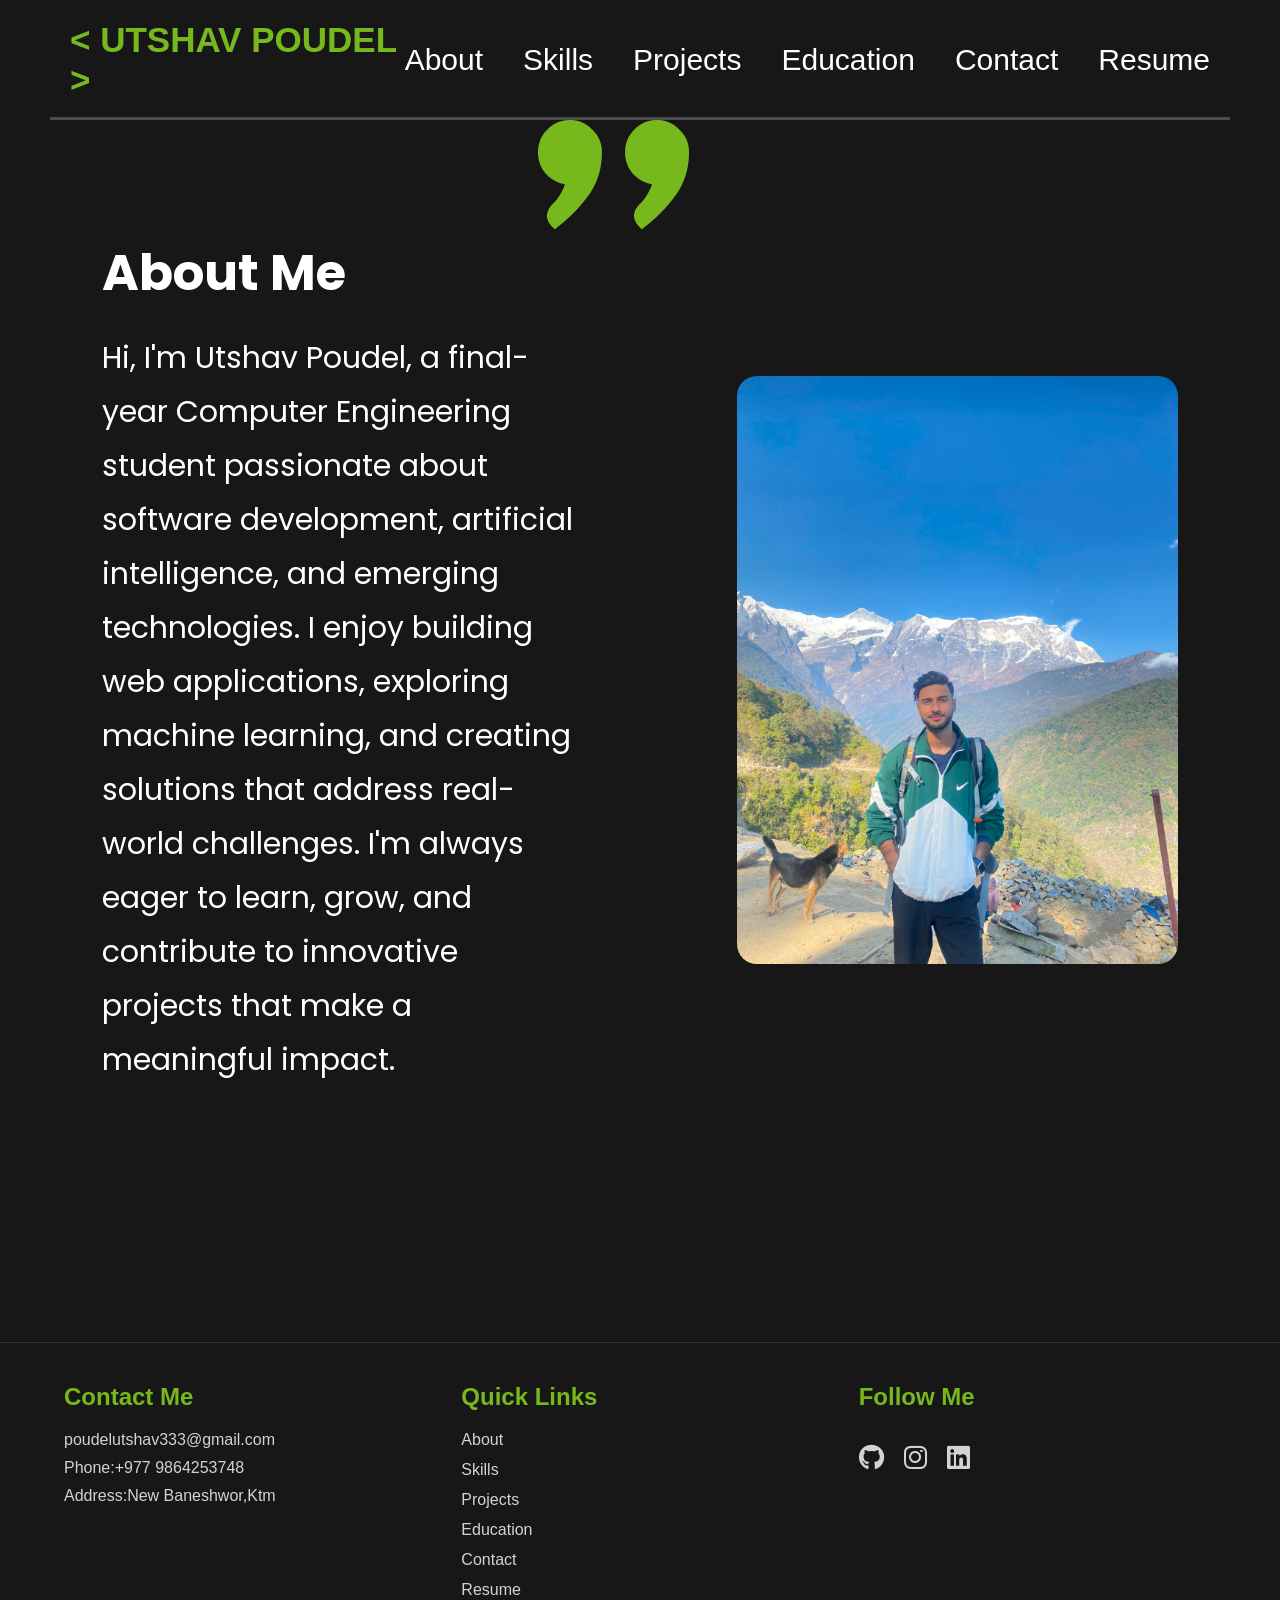
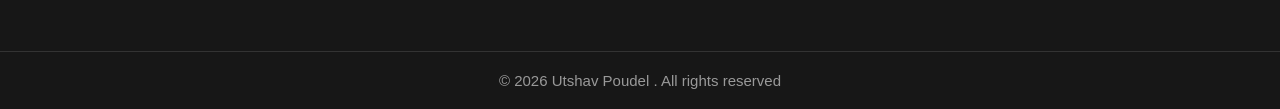
<file: about.html>
<!DOCTYPE html>
<html lang="en">
<head>
    <meta charset="UTF-8">
    <meta name="viewport" content="width=device-width, initial-scale=1.0">
    <title>About</title>
        
        <link rel="preconnect" href="https://fonts.googleapis.com">
<link rel="preconnect" href="https://fonts.gstatic.com" crossorigin>
<link href="https://fonts.googleapis.com/css2?family=Poppins:wght@300;400;500;600;700&display=swap" rel="stylesheet">

<link rel="stylesheet" href="style.css">
        <link rel="stylesheet" href="about.css">
        <link rel="stylesheet" href="footer.css">

</head>
<body>
    <div id="navbar"></div>

<script src="navbar.js"></script>

<script>
fetch("navbar.html")
    .then(response => response.text())
    .then(data => {
        document.getElementById("navbar").innerHTML = data;

        initializeNavbar();   // <-- Call the function after the navbar is inserted
    });
</script>

<section class="about">
    <div class="left">
        <img src="images/comma.png" alt="comma">
        <h1>About Me</h1>
        <p>
            Hi, I'm Utshav Poudel, a final-year Computer Engineering student passionate about software development, artificial intelligence, and emerging technologies. I enjoy building web applications, exploring machine learning, and creating solutions that address real-world challenges. I'm always eager to learn, grow, and contribute to innovative projects that make a meaningful impact.

        </p>

    </div>

    <div class="right">
        <img src="images/uts.jpeg" alt="Utshav">
    </div>
</section>


   <div id="footer"></div>

<script>
fetch("footer.html")
    .then(response => response.text())
    .then(data => {
        document.getElementById("footer").innerHTML = data;
    });
</script>
</body>
</html>
</file>
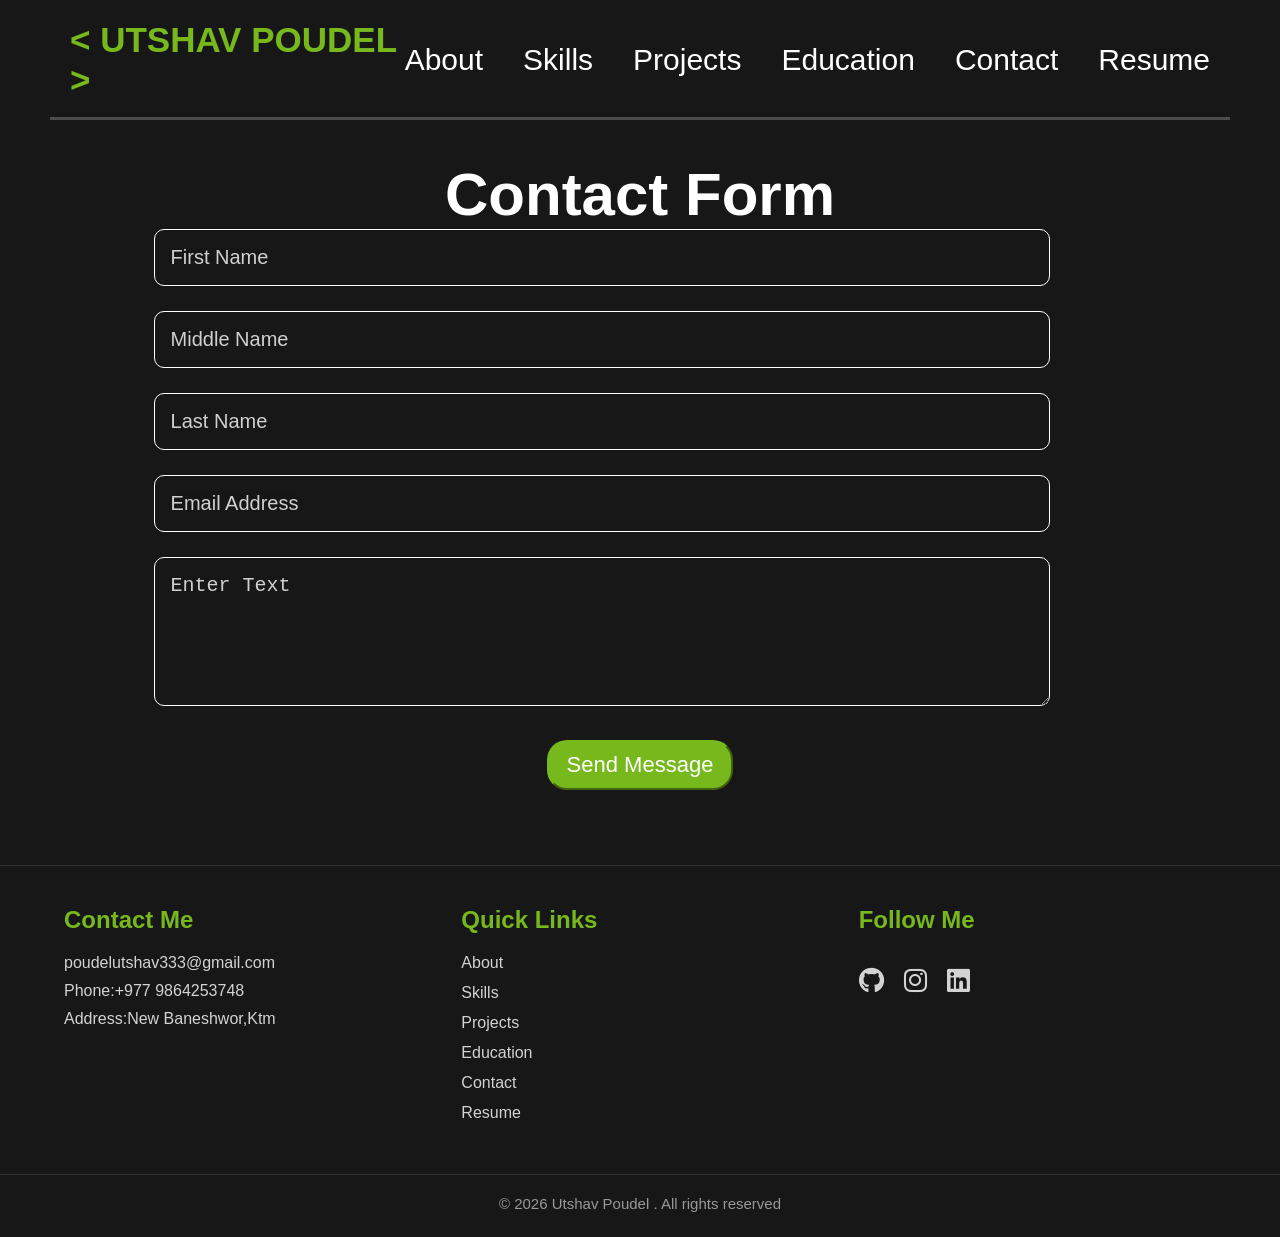
<file: contact.html>
<!DOCTYPE html>
<html lang="en">
<head>
    <meta charset="UTF-8">
    <meta name="viewport" content="width=device-width, initial-scale=1.0">
    <title>Contact</title>
        <link rel="stylesheet" href="style.css">
                <link rel="stylesheet" href="contact.css">


</head>
<body>
    
<div id="navbar"></div>

<script src="navbar.js"></script>

<script>
fetch("navbar.html")
    .then(response => response.text())
    .then(data => {
        document.getElementById("navbar").innerHTML = data;
        initializeNavbar();
    });
</script>

<form action="https://formspree.io/f/xaqgbbpo" method="POST">

<h1>Contact Form</h1>
<input type="text" name="first" placeholder="First Name" autocomplete="off" required>
<input type="text" name="middle" placeholder="Middle Name" autocomplete="off">
<input type="text" name="last" placeholder="Last Name" autocomplete="off" required>
<input type="email" name="first" placeholder="Email Address" autocomplete="off" required>
<textarea rows="5" cols="60" name="message" placeholder="Enter Text" autocomplete="off" ></textarea>
<button type="submit">Send Message</button>


</form>

<div id="footer"></div>

<script>
fetch("footer.html")
    .then(response => response.text())
    .then(data => {
        document.getElementById("footer").innerHTML = data;
    });
</script>


</body>
</html>
</file>
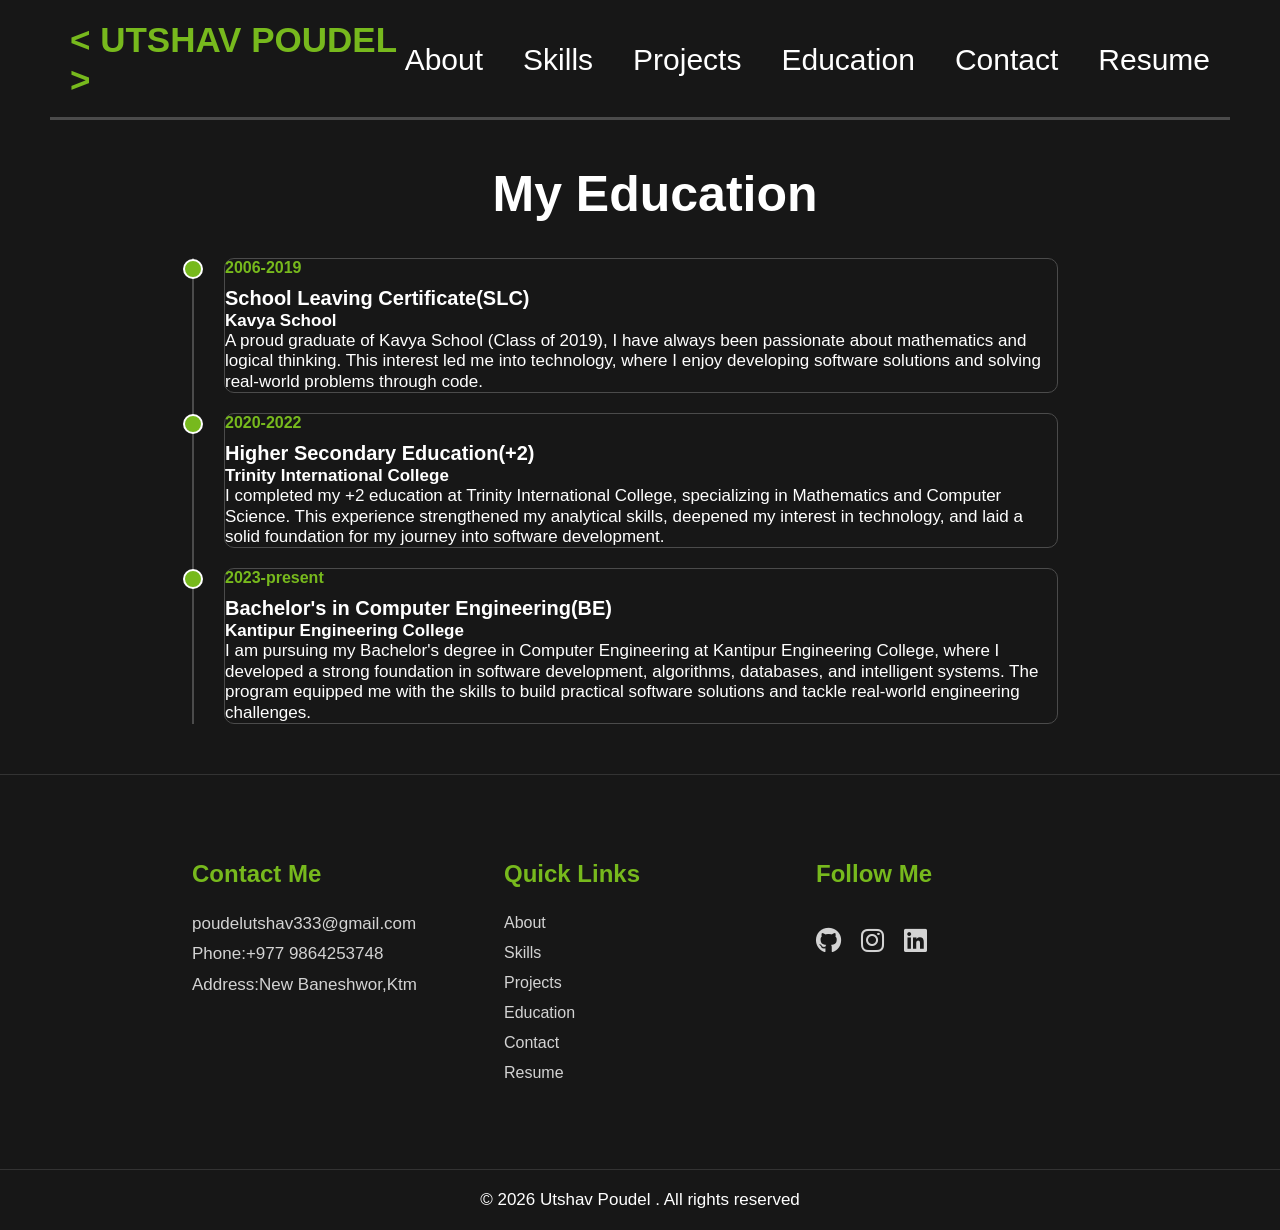
<file: education.html>
<!DOCTYPE html>
<html lang="en">
<head>
    <meta charset="UTF-8">
    <meta name="viewport" content="width=device-width, initial-scale=1.0">
    <title>Education</title>
    <link rel="stylesheet" href="style.css">
    <link rel="stylesheet" href="education.css">
    <link rel="stylesheet" href="footer.css">

</head>
<body>

    <div id="navbar"></div>

<script src="navbar.js"></script>

<script>
fetch("navbar.html")
    .then(response => response.text())
    .then(data => {
        document.getElementById("navbar").innerHTML = data;
        initializeNavbar();
    });
</script>


<div class="container">

    <main class="row">

        <section class="col">
          <header class="title">
            <h2 class="forcenter">My Education</h2>
          </header>

          <div class="contents">
            <div class="box">
<h4>2006-2019</h4>
<h3>School Leaving Certificate(SLC)</h3>
<h4 id="namepart">Kavya School</h4>
<p>A proud graduate of Kavya School (Class of 2019), I have always been passionate about mathematics and logical thinking. This interest led me into technology, where I enjoy developing software solutions and solving real-world problems through code.</p>            </div>

           <div class="box">
<h4>2020-2022</h4>
<h3>Higher Secondary Education(+2)</h3>
<h4 id="namepart">Trinity International College</h4>
<p>I completed my +2 education at Trinity International College, specializing in Mathematics and Computer Science. This experience strengthened my analytical skills, deepened my interest in technology, and laid a solid foundation for my journey into software development.</p>            </div>

<div class="box">
<h4>2023-present</h4>
<h3>Bachelor's in Computer Engineering(BE) </h3>
<h4 id="namepart">Kantipur Engineering College</h4>
<p>I am pursuing my Bachelor's degree in Computer Engineering at Kantipur Engineering College, where I developed a strong foundation in software development, algorithms, databases, and intelligent systems. The program equipped me with the skills to build practical software solutions and tackle real-world engineering challenges.</p> </div>

          </div>
        </section>


    </main>
</div>



  <div id="footer"></div>

<script>
fetch("footer.html")
    .then(response => response.text())
    .then(data => {
        document.getElementById("footer").innerHTML = data;
    });
</script>

</body>
</html>
</file>
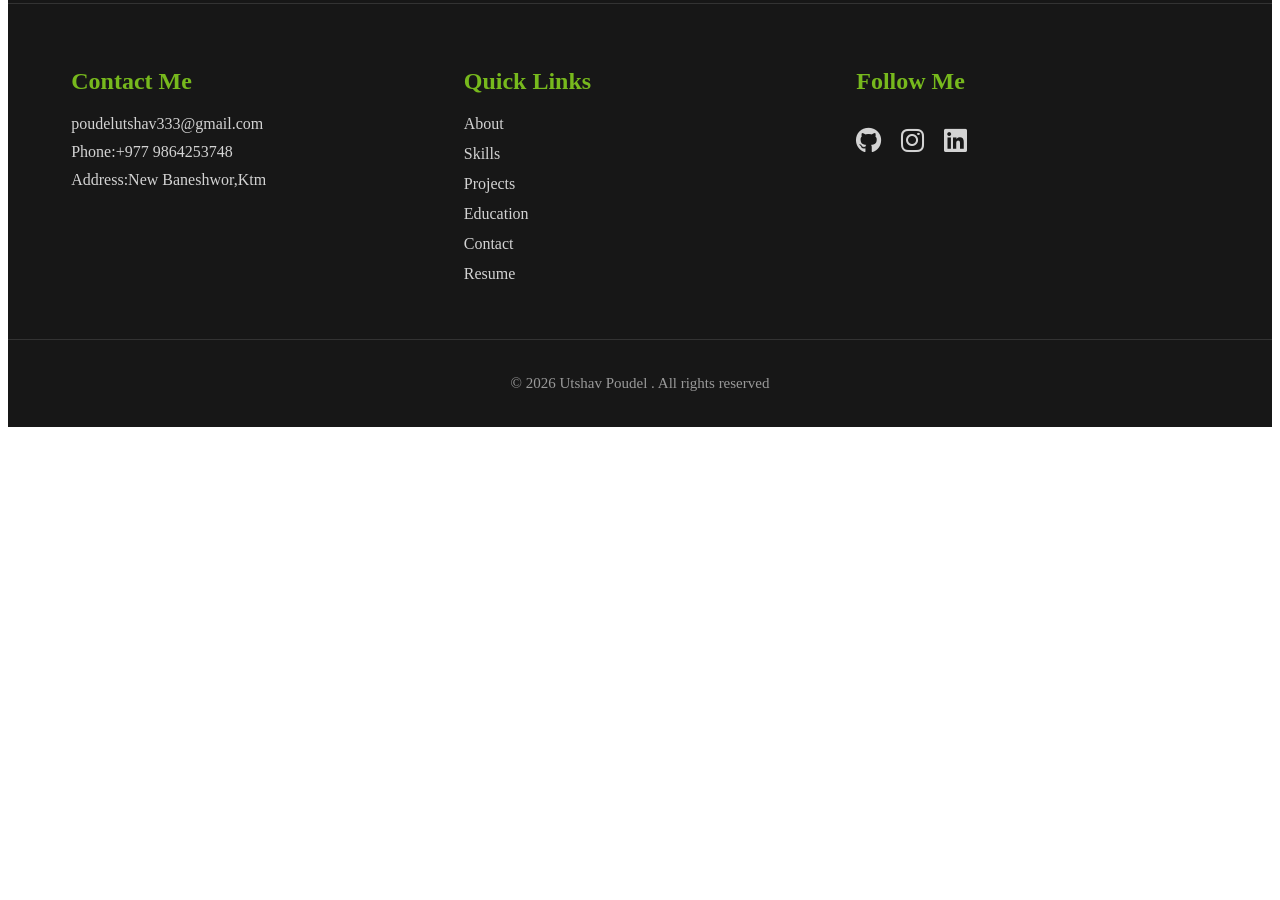
<file: footer.html>
<!DOCTYPE html>
<html lang="en">
<head>
    <meta charset="UTF-8">
    <meta name="viewport" content="width=device-width, initial-scale=1.0">
    <title>footer</title>
    <link rel="stylesheet" href="footer.css">
    <link rel="stylesheet"
href="https://cdnjs.cloudflare.com/ajax/libs/font-awesome/6.7.2/css/all.min.css">
</head>


<body>


  <footer>
    <div class="upper-bar">
            
        </div>
        <div class="container">
            <div class="footer-content">
                <h3>Contact Me</h3>
                <p>poudelutshav333@gmail.com</p>
                <p>Phone:+977 9864253748</p>
                <p>Address:New Baneshwor,Ktm</p>
            </div>
            <div class="footer-content">
                <h3>Quick Links</h3>
                 <ul class="list">
                    <li><a href="about.html">About</a></li>
                    <li><a href="skills.html">Skills</a></li>
                    <li><a href="projects.html">Projects</a></li>
                    <li><a href="education.html">Education</a></li>
                    <li><a href="contact.html">Contact</a></li>
                    <li><a href="resume.pdf">Resume</a></li>
                 </ul>
            </div>
            <div class="footer-content">
                <h3>Follow Me</h3>
                <ul class="social-icons">
                 <li><a href="https://github.com/utshavpoudel"><i class="fab fa-github"></i></a></li>
                 <li><a href="https://www.instagram.com/_utshavpd_/"><i class="fab fa-instagram"></i></a></li>
                 <li><a href="https://www.linkedin.com/in/utshav-poudel-525800321/"><i class="fab fa-linkedin"></i></a></li>
                </ul>
                </div>
        </div>
        <div class="bottom-bar">
            <p>&copy; 2026 Utshav Poudel . All rights reserved</p>
        </div>
    </footer>
</body>
</html>
</file>
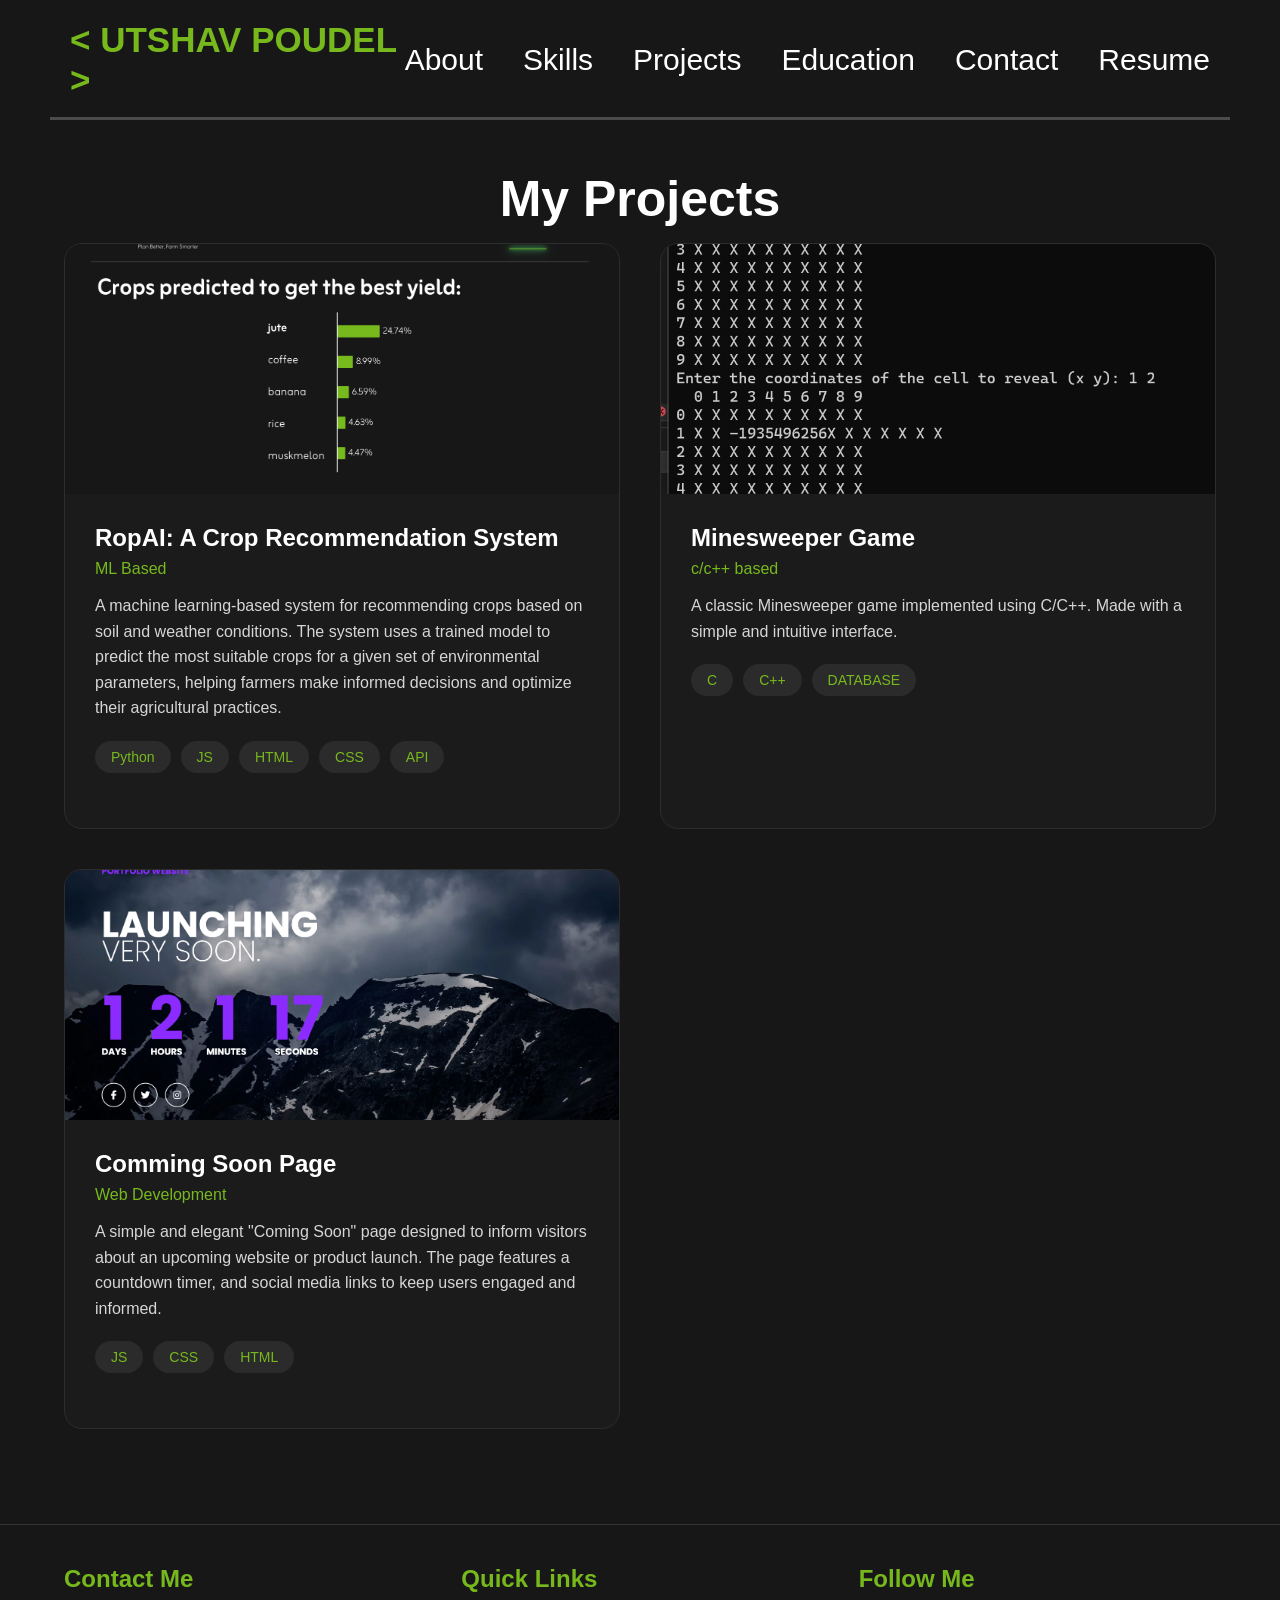
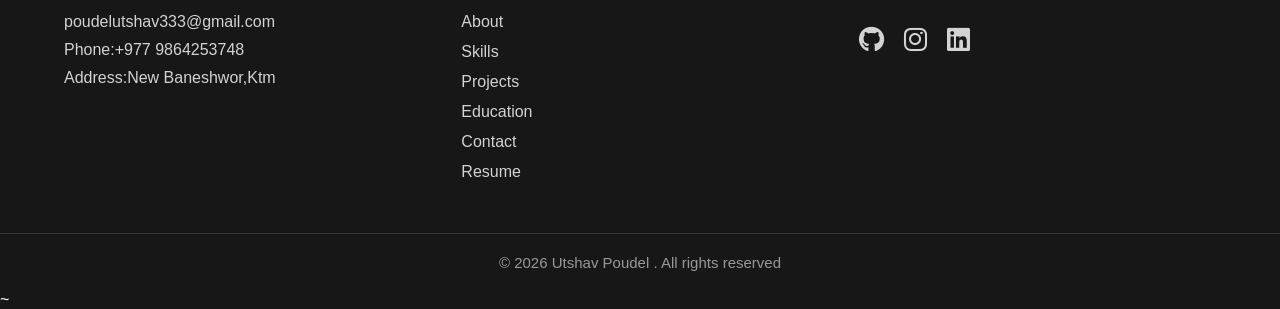
<file: projects.html>
<!DOCTYPE html>
<html lang="en">
<head>
    <meta charset="UTF-8">
    <meta name="viewport" content="width=device-width, initial-scale=1.0">
    <title>Projects</title>

    <link rel="stylesheet" href="style.css">
    <link rel="stylesheet" href="projects.css">

    <link rel="stylesheet"
    href="https://cdnjs.cloudflare.com/ajax/libs/font-awesome/6.7.2/css/all.min.css">
</head>
<body>

<div id="navbar"></div>

<script src="navbar.js"></script>

<script>
fetch("navbar.html")
    .then(response => response.text())
    .then(data => {
        document.getElementById("navbar").innerHTML = data;
        initializeNavbar();
    });
</script>

<section class="projects">

    <h1 class="section-title">My Projects</h1>

    <div class="project-container">

        <!-- Project 1 -->

        <div class="project-card">

            <div class="project-image">
                <img src="images/ropai.png" alt="">
            </div>

            <div class="project-content">

            <h2>RopAI: A Crop Recommendation System</h2>

                <h4>ML Based</h4>

                <p>
                    A machine learning-based system for recommending crops based on soil and weather conditions. The system uses a trained model to predict the most suitable crops for a given set of environmental parameters, helping farmers make informed decisions and optimize their agricultural practices.
                </p>

                <div class="tech-stack">
                    <span>Python</span>
                    <span>JS</span>
                    <span>HTML</span>
                    <span>CSS</span>
                    <span>API</span>
                </div>

                

            </div>

        </div>

        <!-- Project 2 -->

        <div class="project-card">

            <div class="project-image">
                <img src="images/m1.png" alt="">
            </div>

            <div class="project-content">

                <h2>Minesweeper Game</h2>

                <h4>c/c++ based</h4>

                <p>
                    A classic Minesweeper game implemented using C/C++. Made with a simple and intuitive interface.
                </p>

                <div class="tech-stack">
                    <span>C</span>
                    <span>C++</span>
                    <span>DATABASE</span>
                </div>

                

            </div>

        </div>

        <!-- Project 3 -->

        <div class="project-card">

            <div class="project-image">
                <img src="images/commingsoon.png" alt="">
            </div>

            <div class="project-content">

                <h2>Comming Soon Page</h2>

                <h4>Web Development</h4>

                <p>
                    A simple and elegant "Coming Soon" page designed to inform visitors about an upcoming website or product launch. The page features a countdown timer,  and social media links to keep users engaged and informed.
                </p>

                <div class="tech-stack">
                    <span>JS</span>
                    <span>CSS</span>
                    <span>HTML</span>
                </div>



            </div>

        </div>

        

             

    </div>

</section>

<div id="footer"></div>

<script>
fetch("footer.html")
.then(response => response.text())
.then(data=>{
    document.getElementById("footer").innerHTML=data;
});
</script>

</body>~
</html>
</file>
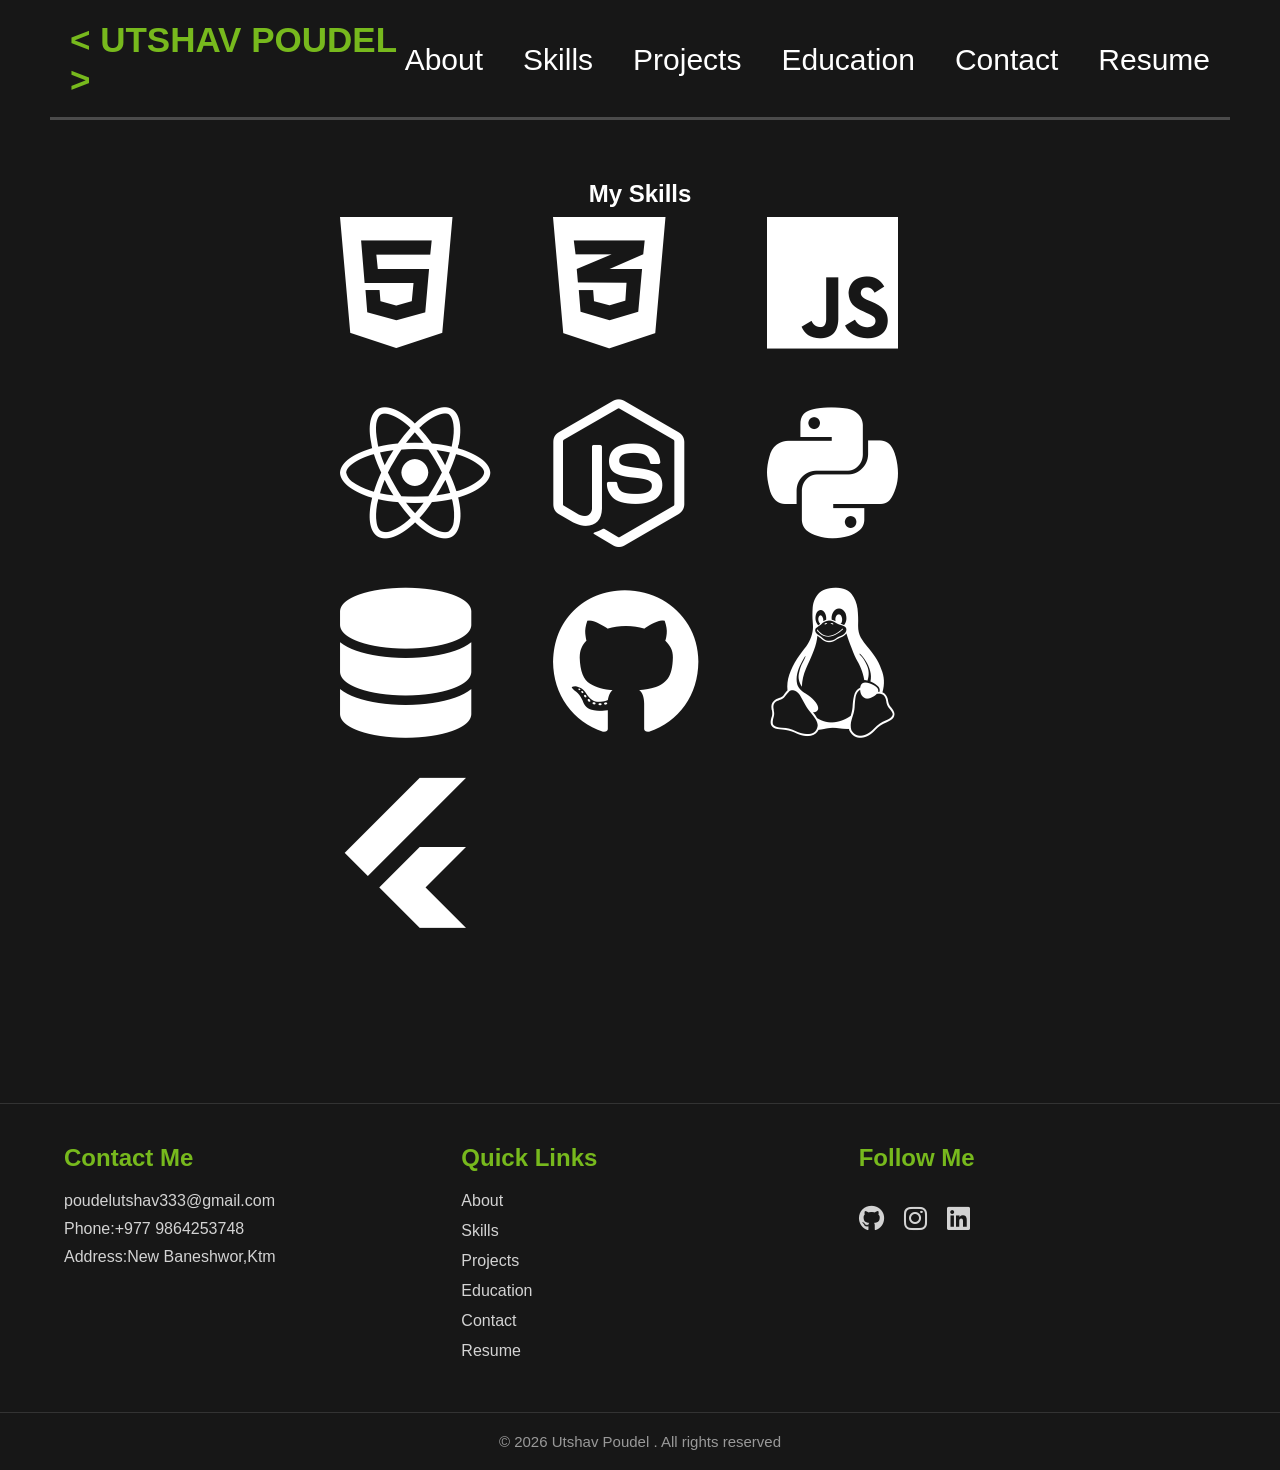
<file: skills.html>
<!DOCTYPE html>
<html lang="en">
<head>
    <meta charset="UTF-8">
    <meta name="viewport" content="width=device-width, initial-scale=1.0">
    <title>Skills</title>
        <link rel="stylesheet" href="style.css">
        <link rel="stylesheet" href="skills.css">


</head>
<body>

<div id="navbar"></div>

<script src="navbar.js"></script>

<script>
fetch("navbar.html")
    .then(response => response.text())
    .then(data => {
        document.getElementById("navbar").innerHTML = data;
        initializeNavbar();
    });
</script>

<section class="skills">

    <div class="skillsec">
   <h1>My Skills</h1>
   <div class="imagesec">

   
    <i class="fa-brands fa-html5"></i>
    <i class="fa-brands fa-css3-alt"></i>
    <i class="fa-brands fa-js"></i>
    <i class="fa-brands fa-react"></i>
    <i class="fa-brands fa-node-js"></i>
    <i class="fa-brands fa-python"></i>
    <i class="fa-solid fa-database"></i>
    <i class="fa-brands fa-github"></i>
    <i class="fa-brands fa-linux"></i>
    <i class="fa-brands fa-flutter"></i>



   </div>
</div>

</section>


<div id="footer"></div>

<script>
fetch("footer.html")
    .then(response => response.text())
    .then(data => {
        document.getElementById("footer").innerHTML = data;
    });
</script>
</body>
</html>
</file>
<file: style.css>
body{
    background-color: #171717;
    font-family:Arial, Helvetica, sans-serif;
}

*{
    margin: 0;
    padding: 0; 
    box-sizing: border-box;
}

.navbar{
    width: 100%;
    height: 120px;
    background-color: #171717;
    padding: 20px 70px;

    display: flex;
    justify-content: space-between; 
    align-items: center;

    position: fixed;
    top: 0;
    left: 0;
    z-index: 1000;

}

.logo a{
    color: #77B91D;
    text-decoration: none;
    font-size: 35px;  
    font-weight: bold;
}

.nav-links{
    list-style: none;
    display: flex;
    align-items: center;
    gap: 40px;
}

.nav-links a{
    text-decoration: none;
    color: white;
    font-size: 30px; 
    transition: 0.3s;
}

.nav-links a:hover{
    color: #77B91D;
}


.navbar::after{
    content: "";
    position: absolute;
    bottom: 0;
    left: 50px;      /* left space */
    right: 50px;     /* right space */
    height: 3px;
    background:    #4b4b4b ;
}


.nav-links li:hover::after{
    width: 100%;
}

.nav-links li{
    position: relative;
}

.nav-links li::after{
    content: "";
    position: absolute;
    left: 50%;
    bottom: -10px;

    width: 0;
    height: 3px;

    background: #77B91D;
    transform: translateX(-50%);
    transition: width 0.3s ease;

    box-shadow:
        0 0 5px #77B91D,
        0 0 10px #77B91D,
        0 0 20px #77B91D;
}

.nav-links li:hover::after{
    width: 80%;
}

.nav-links li:hover::after{
    width: 100%;
}



.menu-toggle{
    display:none;
    color:white;
    font-size:35px;
    cursor:pointer;
}



/*thtis section is made from ai */
@media (max-width: 992px){

    .navbar{
        padding:20px 30px;
    }

    .logo a{
        font-size:28px;
    }

    .menu-toggle{
        display:block;
    }

    .nav-links{
        position:absolute;
        top:120px;
        left:0;
        width:100%;
        background:#171717;
        flex-direction:column;
        gap:25px;
        padding:30px 0;
        display:none;
    }

    .nav-links.active{
        display:flex;
    }

    .nav-links a{
        font-size:22px;
    }

    .navbar::after{
        left:20px;
        right:20px;
    }
}
</file>
<file: about.css>
.about{
    display: flex;
    justify-content: space-between;
    align-items: center;
    padding:160px 8%; 
    color: white;
    font-family: 'Poppins', sans-serif;
}

.left{
    width: 45%;
    position: relative;
    top: -100px;     
}

.right{
    width: 41%;
    position: relative;
}

.right img{
    width: 100%;
    border-radius: 20px; 


    max-width: 500px;
    height: auto;
    object-fit: cover;
    
}

.left h1{
    font-size: 50px;
    margin-bottom: 20px;
}

.left p{
    font-size: 30px;
    line-height: 1.8;
}

.left img {
    position: relative;
    margin-top: 60px;
    margin-left: 90%;
    max-width: 50%;
    height: auto;
}



/*respionsive banako */
@media (max-width: 992px){

    .about{
        flex-direction: column-reverse;
        text-align: center;
        padding: 140px 30px 80px;
        gap: 50px;
    }

.left{
    top: 0;
}


    .left,
    .right{
        width:100%;
    }

    .left h1{
        font-size:40px; 
    }

    .left p{
        font-size:20px;
        line-height:1.8;
    }

    .right img{
        max-width:350px;
        width:100%;
    }

    .left img{
        display:none;
    }

}




.about{

    animation:fadeUp 1s ease;
}

@keyframes fadeUp{

from{

opacity:0;
transform:translateY(50px);

}

to{

opacity:1;
transform:translateY(0);
}

}
</file>
<file: footer.css>
footer{
    background-color: #171717;
    color: white;
    padding-top: 5px;
    margin-top: -50px;
}

.container{
    width: 90%;
    margin: auto;

    display: flex;
    justify-content: space-between;
    flex-wrap: wrap;
    gap: 40px;
}

.footer-content{
    flex: 1;
    min-width: 250px;
}

.footer-content h3{
    font-size: 24px;
    color: #77B91D;
    margin-bottom: 20px;
}

.footer-content p{
    margin: 10px 0;
    color: #d3d3d3;
}

.footer-content ul{
    list-style: none;
    padding: 0;
}

.footer-content ul li{
    margin: 12px 0;
}

.footer-content ul li a{
    text-decoration: none;
    color: #d3d3d3;
    transition: 0.3s;
}

.footer-content ul li a:hover{
    color: #77B91D;
}

.social-icons{
    display: flex;
    gap: 20px;
    margin-top: 20px;
}

.social-icons li{
    list-style: none;
}

.social-icons li a{
    color: white;
    font-size: 26px;
    transition: 0.3s;
}

.social-icons li a:hover{
    color: #77B91D;
    transform: translateY(-5px);
}

.bottom-bar{
    border-top: 1px solid #333;
    margin-top: 40px;
    padding: 20px 0;
    text-align: center;
    color: #999;
    font-size: 15px;
}

.upper-bar{
     border-top: 1px solid #333;
    margin-top: 40px;
    padding: 20px 0;
    text-align: center;
    color: #999;
    font-size: 15px;
}
</file>
<file: contact.css>
*{
margin: 0;
    padding: 0;
    box-sizing: border-box;
}



body{
    width: 100%;
    min-height: 100vh;
    display: flex;
    flex-direction: column;
      margin-top: 160px;
      min-height: 100vh;
}


h1{
    text-align: center;
    color: white;
    font-size: 60px;
    padding-top: 0px;
}

input{
    background-color:#171717 ;
    width: 70%;
    margin-left: 12%;
    font-size: 20px;
    padding: 16px 16px;
    border-radius: 10px;
    border-color:  white;
    margin-bottom: 25px;
}

textarea{
    background-color:#171717 ;
    width: 70%;
    margin-left: 12%;
    font-size: 20px;
    padding: 16px 16px;
    border-radius: 10px;
    border-color: white;
    margin-bottom: 25px;
}

input:focus-within{
    outline: none;
    border-color: white;
    border-width: 3px;
}

    textarea:focus-within{
    outline: none;
    border-color: white;
    border-width: 3px;
}

button{
    background-color: #77B91D;
    padding: 10px 18px;
    border-radius: 20px;
    font-size: 22px;
    text-align: center;
    color: white;
    display: flex;
    margin: auto;
    margin-top: 5px;
    border-color: #77B91D;
}

button:hover{
    opacity: 80%;
    cursor: pointer;
}

input {
    background-color: #171717;
    color: white;          /* Text the user types */
    border: 1px solid white;
}

textarea {
    background-color: #171717;
    color: white;          /* Text the user types */
    border: 1px solid white;
}

input::placeholder,
textarea::placeholder {
    color: white;        /* Green placeholder */
    opacity: 80%;
}

#footer{
    margin-top: 80px;
}
</file>
<file: education.css>
*{
    margin: 0;
    padding: 0;
    box-sizing: border-box;
}

body{
    width: 100%;
    min-height: 100vh;
    background-color: #77B91D;
    display: flex;
    
    flex-direction: column;
      margin-top: 130px;
}

.forcenter{
    text-align:center;
    font-size:50px;
    margin-bottom:15px;
    color:white;
}

.container{
    width: 100%;
    padding: 35px 10%;
    
}

main.row{
    display: grid;
    grid-template-columns: 1fr ;
}

header.title{
    color: #77B91D;
    padding: 0px 0px 20px 30px;
}

.contents{
    padding: 0px 30px;
    border-left: 2px solid #4b4b4b;
}

.box{
    position: relative;
    width: 100%;
    border: 1px solid #4b4b4b;
    cursor: pointer;
    transition: all 0.4s;
    margin-bottom: 20px;  
    border-radius: 10px;

}

.contents .box:hover{
   
    transform:translateY(-10px);

    border-color:#77B91D;

    box-shadow:0 15px 40px rgba(119,185,29,.35);
}

.contents .box::before{
    content: "";
    position: absolute;
    width: 16px;
    height: 16px;
    border-radius: 50%;
    right: calc(100% + 22px);
    top: 0;
    background-color: #77B91D;
    border: 2px solid white;
}

.box h4{
    position:relative ;
     color: #77B91D;
}

h3{
    color: #FFFFFF;
    font-size: 20px;
    padding: 10px 0px 6px;
    font-family: Arial, Helvetica, sans-serif    ;
    margin-bottom: -5px;
}

p{
    color: #FFFFFF;
    line-height: 1.2;
    font-size: 17px;
}

#namepart{
    color: #FFFFFF;
    font-size: 17px;
    font-family: Arial, Helvetica, sans-serif    ;
}
</file>
<file: projects.css>
*{
    margin:0;
    padding:0;
    box-sizing:border-box;
}

body{
    background:#111;
    color:white;
    font-family:Arial, Helvetica, sans-serif;
}

.projects{

    width:90%;
    max-width:1400px;
    margin:auto;
    padding:170px 0 100px;
}

.section-title{
    text-align:center;
    font-size:50px;
    margin-bottom:15px;
}

.section-subtitle{
    text-align:center;
    color:#c7c7c7;

    max-width:700px;
    margin:0 auto 70px;
    line-height:1.6;
}

.project-container{
    display:grid;

    grid-template-columns:repeat(auto-fit,minmax(500px,1fr));
    gap:40px;
}

.project-card{
    background:#1b1b1b;
    border-radius:18px;
    overflow:hidden;

    transition:.35s;
    border:1px solid #2d2d2d;
}

.project-card:hover{
    transform:translateY(-10px);

    border-color:#77B91D;
    box-shadow:0 15px 40px rgba(119,185,29,.35);
}

.project-image{
    height:250px;
    overflow:hidden;
}

.project-image img{
    width:100%;
    height:100%;
    object-fit:cover;

    transition:.4s;
}

.project-card:hover img{

    transform:scale(1.06);
}

.project-content{

    padding:30px;
}

.project-content h2{

    margin-bottom:8px;
}

.project-content h4{

    color:#77B91D;

    margin-bottom:15px;

    font-weight:500;
}

.project-content p{

    color:#d6d6d6;

    line-height:1.6;

    margin-bottom:20px;
}

.tech-stack{

    display:flex;

    flex-wrap:wrap;

    gap:10px;

    margin-bottom:25px;
}

.tech-stack span{

    background:#2b2b2b;

    color:#77B91D;

    padding:8px 16px;

    border-radius:30px;

    font-size:14px;
}

.buttons{

    display:flex;

    gap:15px;
}

.buttons a{

    text-decoration:none;

    color:white;

    background:#77B91D;

    padding:12px 18px;

    border-radius:8px;

    transition:.3s;

    font-weight:bold;
}

.buttons a:hover{

    background:white;

    color:#111;
}

.buttons i{

    margin-right:8px;
}

@media(max-width:700px){
.project-container{
grid-template-columns:1fr;

}

.project-image{
height:220px;
}

.section-title{
font-size:40px;

}

.buttons{
flex-direction:column;
}
}
</file>
<file: skills.css>
.skills{
    display: flex;
    justify-content: space-between;
    align-items: center;
    padding: 180px 70px;
    color: white;
}



h1{
    text-align: center;
}

.fa-brands:hover{
color: #77B91D;
    transform: translateY(-5px);
    scale: 1.2;
}

.fa-brands{
        font-size: 150px;
        transition: 0.3s;
}

.fa-solid{
    font-size: 150px;
    transition: 0.3s;
}

.fa-solid:hover{
    color: #77B91D;
    transform: translateY(-5px);
    scale: 1.2;
}

.imagesec {
    display: grid;
    grid-template-columns: repeat(3, 1fr);
    gap: 40px;

    width: 600px;        
    margin: 0 auto;
}

.skillsec {
    width: fit-content;
    margin: 0 auto;
}

@media (max-width: 992px){
  

    .skills{
        padding:140px 30px 80px;
    }

    h1{
        font-size:40px;
    }

    .imagesec{
        width:100%;
        grid-template-columns:repeat(3,1fr);
        gap:30px;
    }

    .fa-brands,
    .fa-solid{
        font-size:100px;
    }


}
</file>
